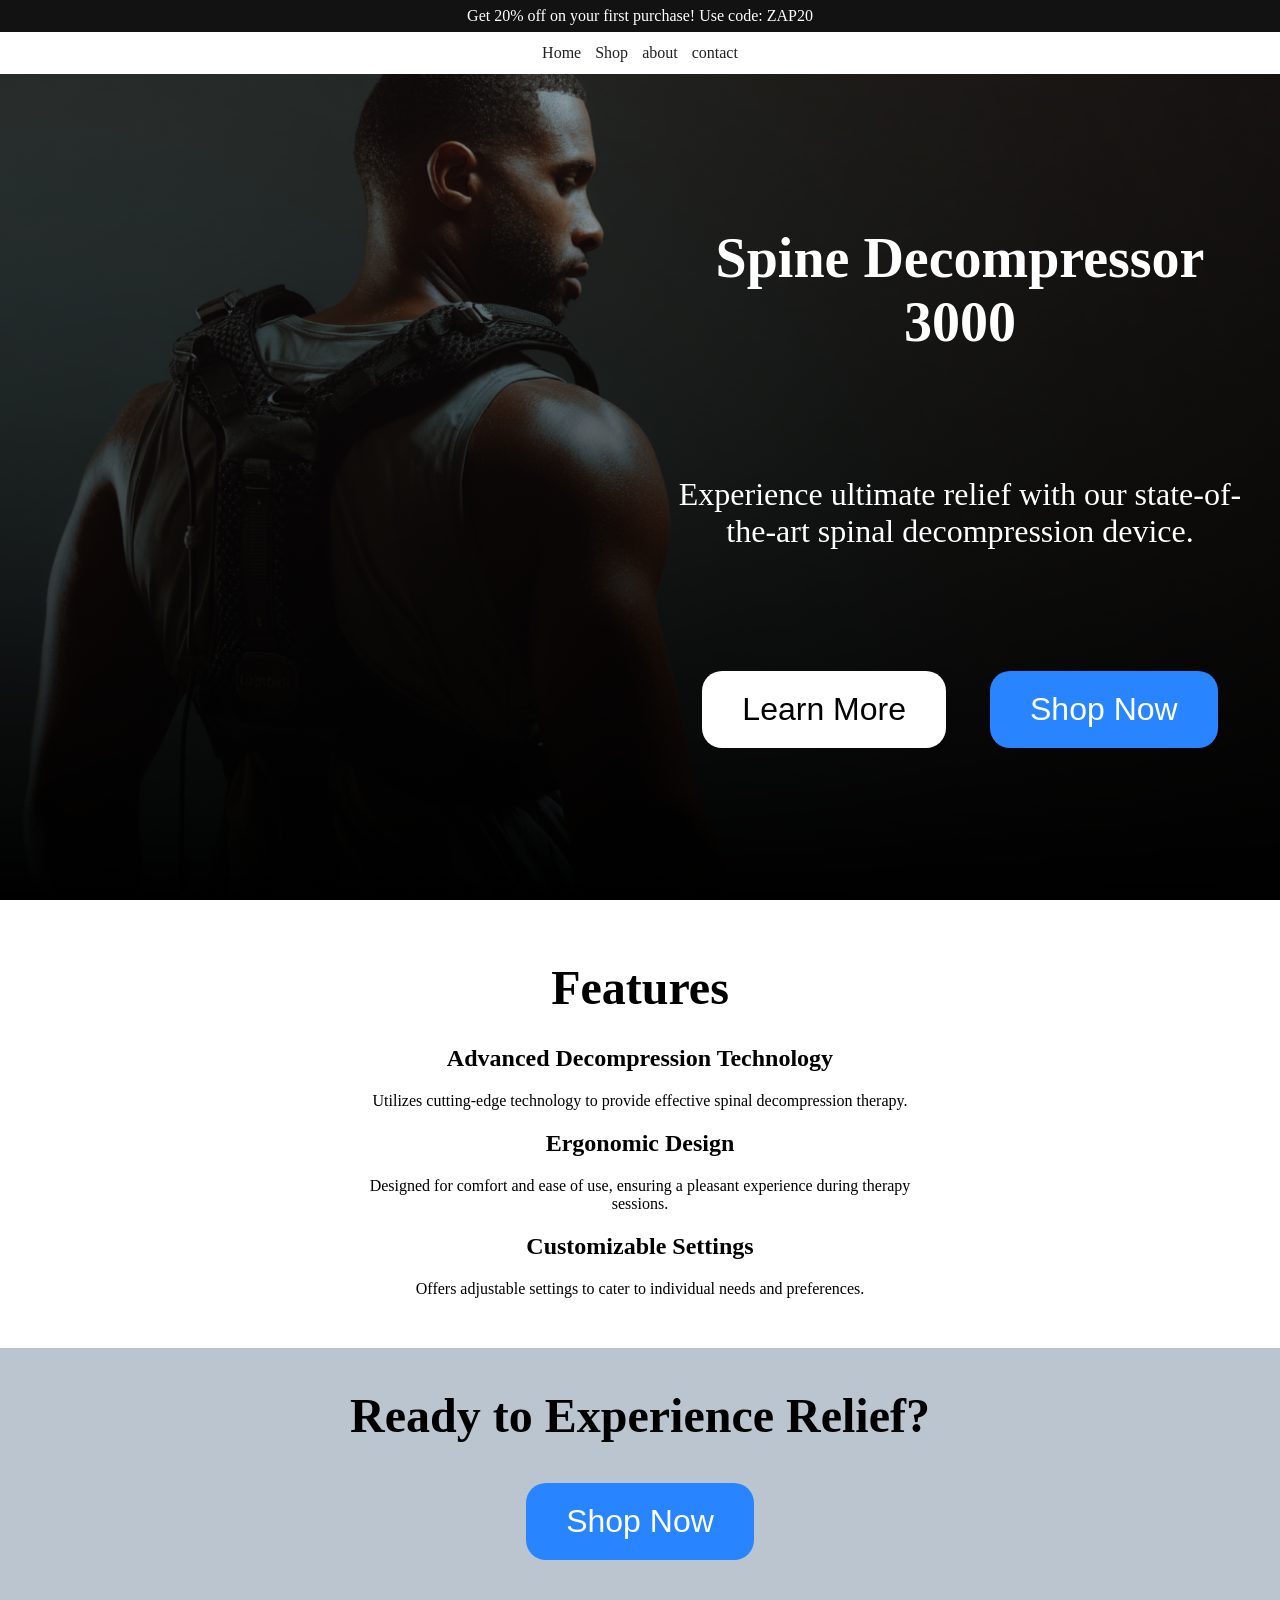
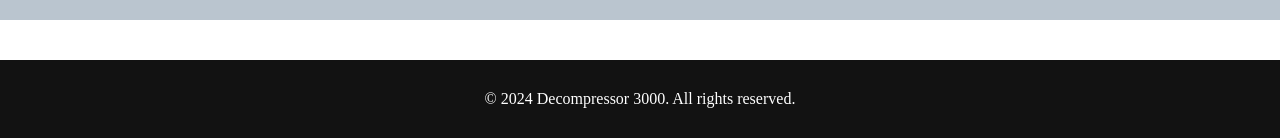
<file: Decompressor-3000/index.html>
<!DOCTYPE html>
<html lang="en">

<head>
    <meta charset="UTF-8">
    <meta name="viewport" content="width=device-width, initial-scale=1.0">
    <title>Decompressor 3000</title>
    <link rel="stylesheet" href="css/styles.css">
</head>

<body>
    <!--promo banner-->
    <div class="promo-bar">
        <p>Get 20% off on your first purchase! Use code: ZAP20</p>
    </div>
    <!-- navigation bar  -->
    <header>
        <nav>
            <ul>
                <li>
                    <a href="index.html">
                        Home
                    </a>
                </li>
                <li>
                    <a href="shop.html">
                        Shop
                    </a>
                </li>
                <li>
                    <a href="about.html">
                        about
                    </a>
                </li>
                <li>
                    <a href="contact.html">
                        contact
                    </a>
                </li>
            </ul>
        </nav>
    </header>
    <!-- hero section -->
    <section class="hero-section">
        <div></div>
        <div class="hero-text">
            <h1>Spine Decompressor 3000</h1>
            <p>
                Experience ultimate relief with our state-of-the-art spinal decompression device.
            </p>
            <div><button class="learn-more-btn">Learn More</button>
                <button class="shop-now-btn">Shop Now</button>
            </div>

        </div>

    </section>

    <!-- features section -->
    <section class="features-section">
        <h2>Features</h2>
        <div class="feature">
            <h3>Advanced Decompression Technology</h3>
            <p>Utilizes cutting-edge technology to provide effective spinal decompression therapy.</p>
        </div>
        <div class="feature">
            <h3>Ergonomic Design</h3>
            <p>Designed for comfort and ease of use, ensuring a pleasant experience during therapy sessions.</p>
        </div>
        <div class="feature">
            <h3>Customizable Settings</h3>
            <p>Offers adjustable settings to cater to individual needs and preferences.</p>
        </div>
    </section>
    <!-- call to action section -->
    <section class="cta-section">
        <h2>Ready to Experience Relief?</h2>
        <button class="shop-now-btn">Shop Now</button>
    </section>
    <!-- footer section -->
    <footer>
        <p>&copy; 2024 Decompressor 3000. All rights reserved.</p>
    </footer>

</body>

</html>
</file>
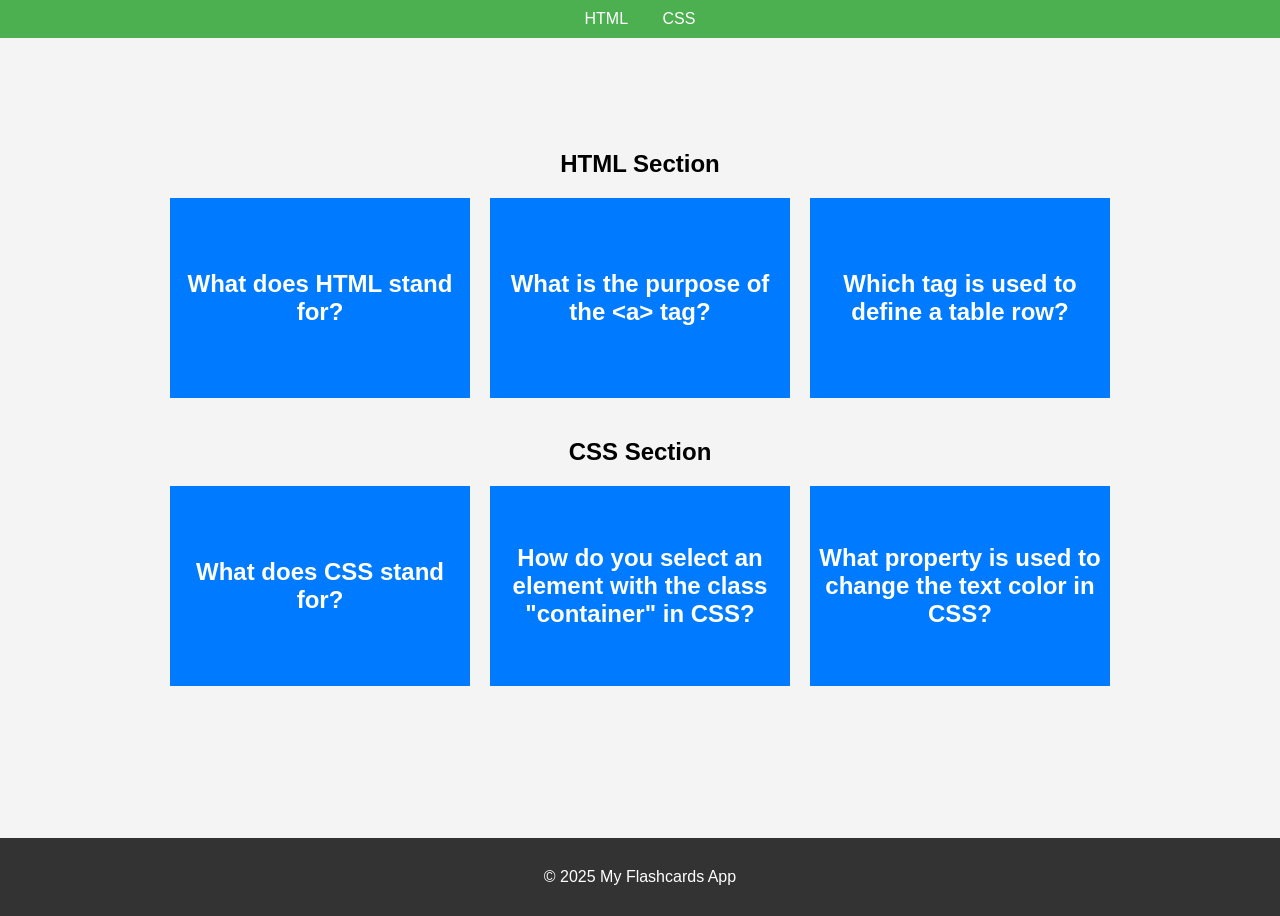
<file: flashcards/index.html>
<!DOCTYPE html>
<html lang="en">

<head>
    <meta charset="UTF-8">
    <meta name="viewport" content="width=device-width, initial-scale=1.0">
    <title>HTML/CSS Flashcards</title>
    <link rel="stylesheet" href="styles.css">
</head>

<body>

    <header>
        <nav>
            <ul>
                <li><a href="#htmlSection">HTML</a></li>
                <li><a href="#cssSection">CSS</a></li>
            </ul>
        </nav>
    </header>
    <main>
        <section id="htmlSection">
            <h1>HTML Section</h1>
            <div class="flashcards">
                <div class="flashcard">
                    <div class="front">
                        <h2>What does HTML stand for?</h2>
                    </div>
                    <div class="back">
                        <p>HyperText Markup Language</p>
                    </div>
                </div>
                <div class="flashcard">
                    <div class="front">
                        <h2>What is the purpose of the &lt;a&gt; tag?</h2>
                    </div>
                    <div class="back">
                        <p>To create hyperlinks</p>
                    </div>
                </div>
                <div class="flashcard">
                    <div class="front">
                        <h2>Which tag is used to define a table row?</h2>
                    </div>
                    <div class="back">
                        <p>&lt;tr&gt;</p>
                    </div>
                </div>
            </div>
        </section>
        <section id="cssSection">
            <h1>CSS Section</h1>
            <div class="flashcards">
                <div class="flashcard">
                    <div class="front">
                        <h2>What does CSS stand for?</h2>
                    </div>
                    <div class="back">
                        <p>Cascading Style Sheets</p>
                    </div>
                </div>
                <div class="flashcard">
                    <div class="front">
                        <h2>How do you select an element with the class "container" in CSS?</h2>
                    </div>
                    <div class="back">
                        <p>.container { /* styles here */ }</p>
                    </div>
                </div>
                <div class="flashcard">
                    <div class="front">
                        <h2>What property is used to change the text color in CSS?</h2>
                    </div>
                    <div class="back">
                        <p>color</p>
                    </div>
                </div>
        </section>
    </main>
    <footer>
        <p>&copy; 2025 My Flashcards App</p>
    </footer>

</body>

<script>
    document.querySelectorAll('.flashcard').forEach(card => {
        card.addEventListener('click', () => {
            card.classList.toggle('flipped');
        });
    });
</script>

</html>
</file>
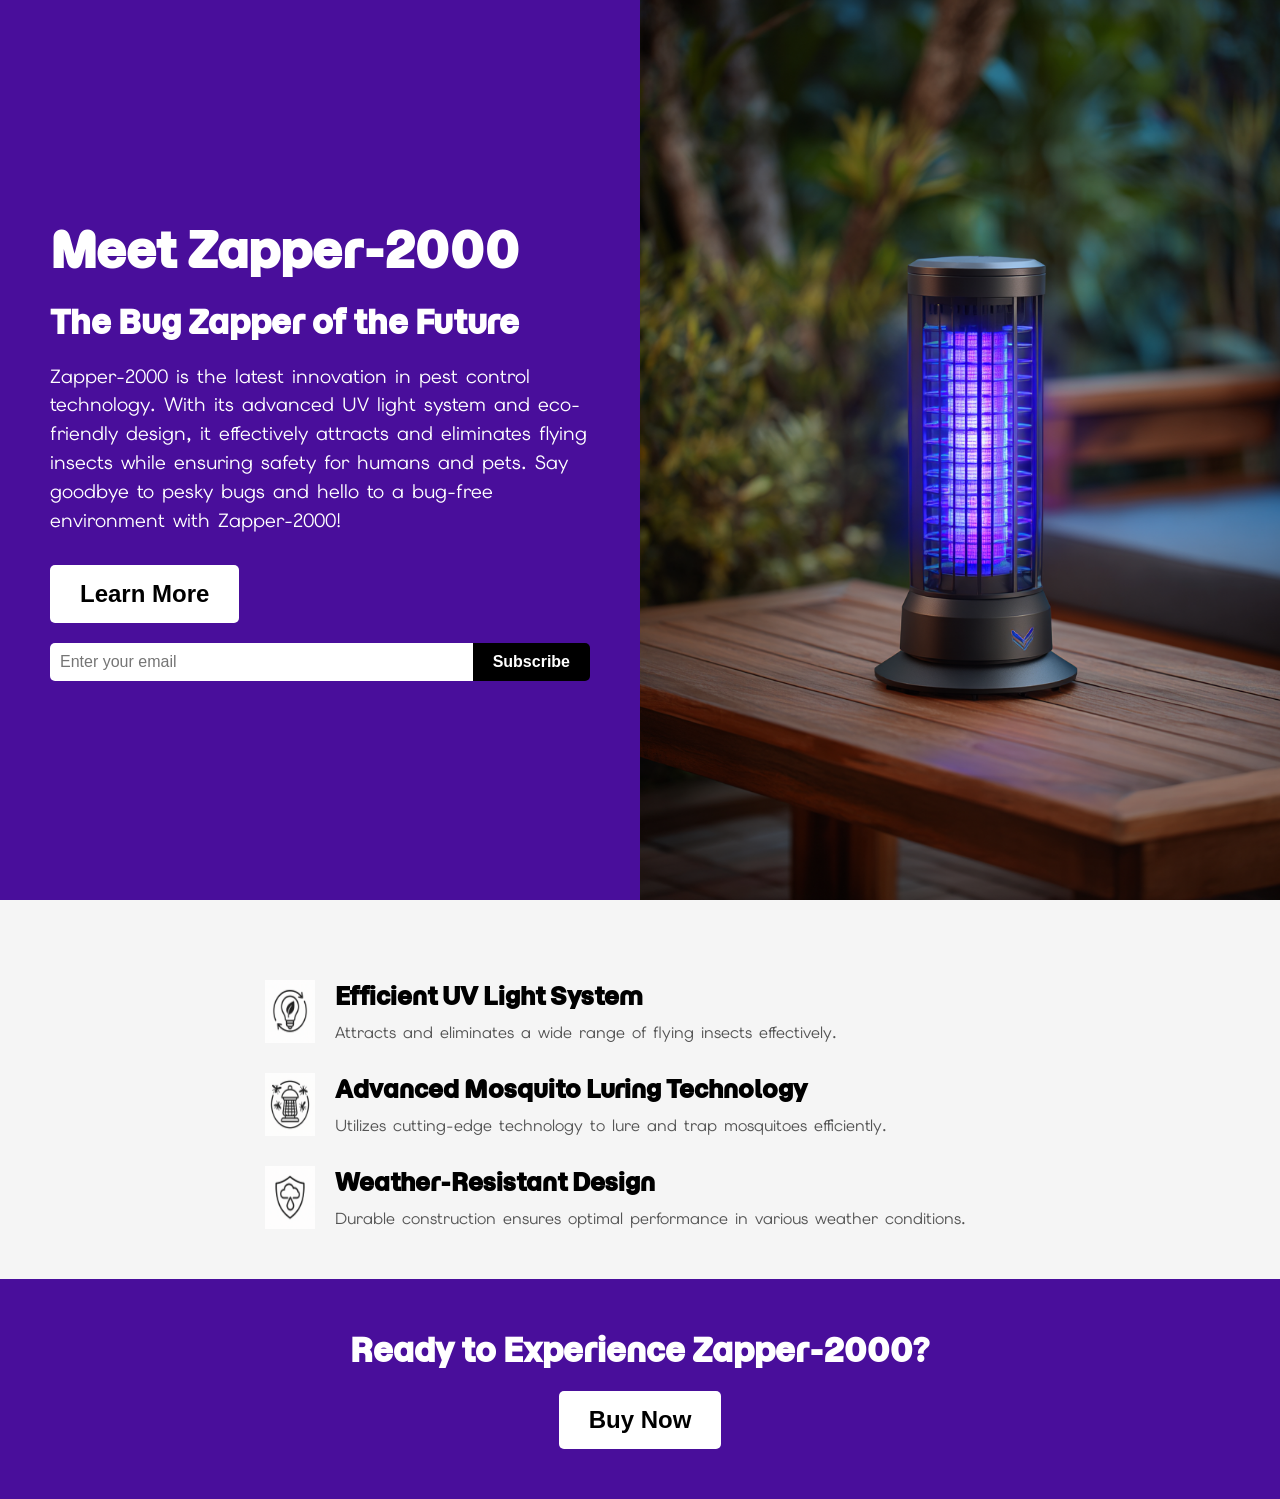
<file: Lander-2000/index.html>
<!DOCTYPE html>
<html lang="en">

<head>
    <meta charset="UTF-8">
    <meta name="viewport" content="width=device-width, initial-scale=1.0">
    <title>Zapper-2000</title>
    <style>
        @import url('https://fonts.googleapis.com/css2?family=Elms+Sans:ital,wght@0,100..900;1,100..900&family=Momo+Trust+Display&display=swap');
        /* font-family: "Elms Sans", sans-serif; */
        /* font-family: "Momo Trust Display", sans-serif; */

        * {
            margin: 0;
            padding: 0;
            box-sizing: border-box;
        }

        body {
            font-family: "Elms Sans", sans-serif;
        }

        h1,
        h2,
        h3,
        h4,
        h5,
        h6 {
            font-family: "Momo Trust Display", sans-serif;
        }

        .hero {
            display: grid;
            grid-template-columns: 1fr 1fr;
            justify-content: space-between;
            align-items: center;
            background-color: #490e9b;
            color: #fff;
            height: 100svh;

            .left {
                padding: 50px;

                .text-content {
                    max-width: 600px;
                    margin: auto;
                }

                h1 {
                    font-size: 3em;
                    margin-bottom: 20px;
                }

                h2 {
                    font-size: 2em;
                    margin-bottom: 20px;
                }

                p {
                    font-size: 1.2em;
                    margin-bottom: 30px;
                    line-height: 1.5;
                }

                button {
                    background-color: #fff;
                    color: #000;
                    border: none;
                    padding: 15px 30px;
                    font-size: 1.5em;
                    cursor: pointer;
                    border-radius: 5px;
                    transition: background-color 0.3s ease;

                    a {
                        text-decoration: none;
                        color: #000;
                        font-weight: bold;
                    }

                    &:hover {
                        background-color: #ffea00;
                    }
                }

                form {
                    margin-top: 20px;
                    display: flex;

                    input[type="email"] {
                        flex: 1;
                        padding: 10px;
                        font-size: 1em;
                        border: none;
                        border-radius: 5px 0 0 5px;
                    }

                    button[type="submit"] {
                        background-color: #000;
                        color: #fff;
                        border: none;
                        padding: 10px 20px;
                        font-size: 1em;
                        cursor: pointer;
                        border-radius: 0 5px 5px 0;
                        font-weight: bold;

                        &:hover {
                            background-color: #001d6b;
                        }
                    }
                }
            }

            .right {
                width: 100%;
                height: 100%;
                overflow: hidden;

                img {
                    max-width: 100%;
                    width: 100%;
                    height: 100%;
                    object-fit: cover;
                    object-position: center;
                }
            }
        }

        .features {
            padding: 50px;
            background-color: #f5f5f5;

            .feature-item {
                display: flex;
                max-width: 750px;

                margin: 30px auto 0;

                img {
                    margin-right: 20px;
                }

                .feature-text {
                    h3 {
                        font-size: 1.5em;
                        margin-bottom: 10px;
                    }

                    p {
                        font-size: 1em;
                        color: #555;
                    }
                }
            }
        }

        .cta {
            text-align: center;
            padding: 50px;
            background-color: #490e9b;
            color: #fff;

            h2 {
                font-size: 2em;
                margin-bottom: 20px;
            }

            button {
                background-color: #fff;
                color: #000;
                border: none;
                padding: 15px 30px;
                font-size: 1.5em;
                cursor: pointer;
                border-radius: 5px;
                transition: background-color 0.3s ease;

                &:hover {
                    background-color: #ffea00;
                }

                a {
                    text-decoration: none;
                    color: #000;
                    font-weight: bold;
                }
            }
        }
    </style>
</head>

<body>
    <section class="hero">
        <div class="left">
            <div class="text-content">
                <h1>Meet Zapper-2000</h1>
                <h2>The Bug Zapper of the Future</h2>
                <p>
                    Zapper-2000 is the latest innovation in pest control technology. With its advanced UV light system
                    and
                    eco-friendly design, it effectively attracts and eliminates flying insects while ensuring safety for
                    humans
                    and
                    pets. Say goodbye to pesky bugs and hello to a bug-free environment with Zapper-2000!
                </p>
                <button>
                    <a href="../Lander-2000/index.html">Learn More</a>
                </button>
                <form>
                    <input type="email" placeholder="Enter your email">
                    <button type="submit">Subscribe</button>
                </form>
            </div>
        </div>
        <div class="right">
            <img width="600px" src="images/zapper-hero-image.png" alt="Zapper-2000 Image">
        </div>
    </section>
    <section class="features">
        <!-- Features content goes here -->
        <div class="feature-item">
            <img src="../zapper-2000/images/efficient.png" alt="Efficient Icon" width="50px">
            <div class="feature-text">
                <h3>Efficient UV Light System</h3>
                <p>Attracts and eliminates a wide range of flying insects effectively.</p>
            </div>

        </div>
        <div class="feature-item">
            <img src="../zapper-2000/images/lure.png" alt="Advanced Tech Icon" width="50px">
            <div class="feature-text">
                <h3>Advanced Mosquito Luring Technology</h3>
                <p>Utilizes cutting-edge technology to lure and trap mosquitoes efficiently.</p>
            </div>
        </div>
        <div class="feature-item">
            <img src="../zapper-2000/images/weather.png" alt="Weather Icon" width="50px">

            <div class="feature-text">
                <h3>Weather-Resistant Design</h3>
                <p>Durable construction ensures optimal performance in various weather conditions.</p>
            </div>

        </div>
    </section>
    <section class="cta">
        <h2>Ready to Experience Zapper-2000?</h2>
        <button>
            <a href="../Lander-2000/index.html">Buy
                Now</a>
        </button>

    </section>
</body>

</html>
</file>
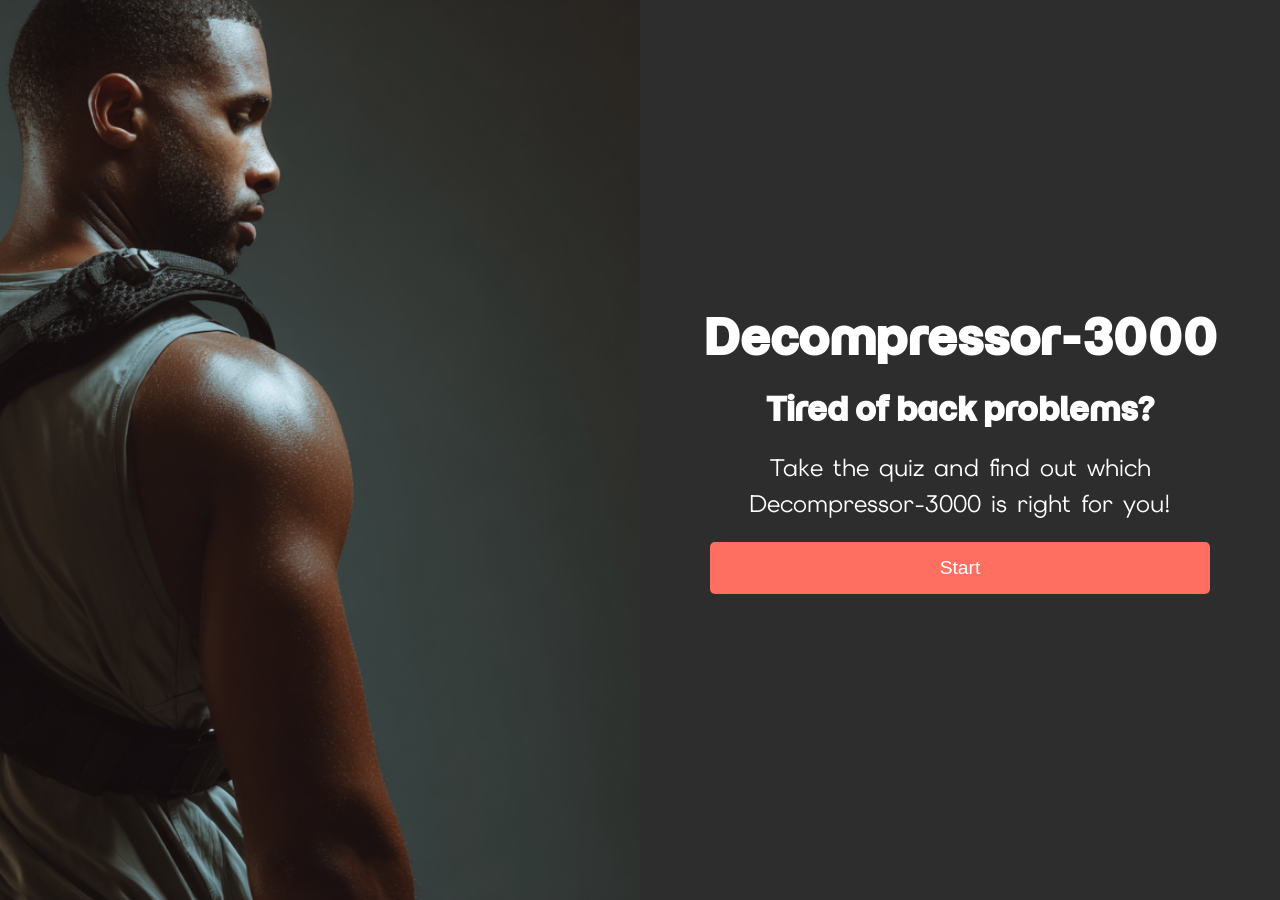
<file: Lander-3000/index.html>
<!DOCTYPE html>
<html lang="en">

<head>
    <meta charset="UTF-8">
    <meta name="viewport" content="width=device-width, initial-scale=1.0">
    <title>Decompressor-3000</title>
    <link type="text/css" rel="stylesheet" href="css/styles.css">
</head>

<body>
    <section class="hero">
        <div class="left">
            <img src="../Decompressor-3000/images/decompressor.png" alt="Decompressor-3000 Image" width="80%">
        </div>
        <div class="right">
            <div class="text-content">
                <h1>Decompressor-3000</h1>
                <h2>Tired of back problems?</h2>
                <p>
                    Take the quiz and find out which <span style="display: inline-block;">Decompressor-3000</span> <span
                        style="display: inline-block;">is
                        right for you!</span>
                </p>
                <button id="start-quiz-btn">
                    Start
                </button>
            </div>
            <div class="quiz-container">

                <div class="counter">
                    Question <span id="current-question">1</span> of <span id="total-questions">5</span>
                </div>

                <!-- Quiz content will go here -->
                <div class="card">
                    <h2 id="question"></h2>
                    <ul id="answers">
                    </ul>
                </div>
            </div>
        </div>
    </section>
    <script src="js/quiz.js">
    </script>
</body>

</html>
</file>
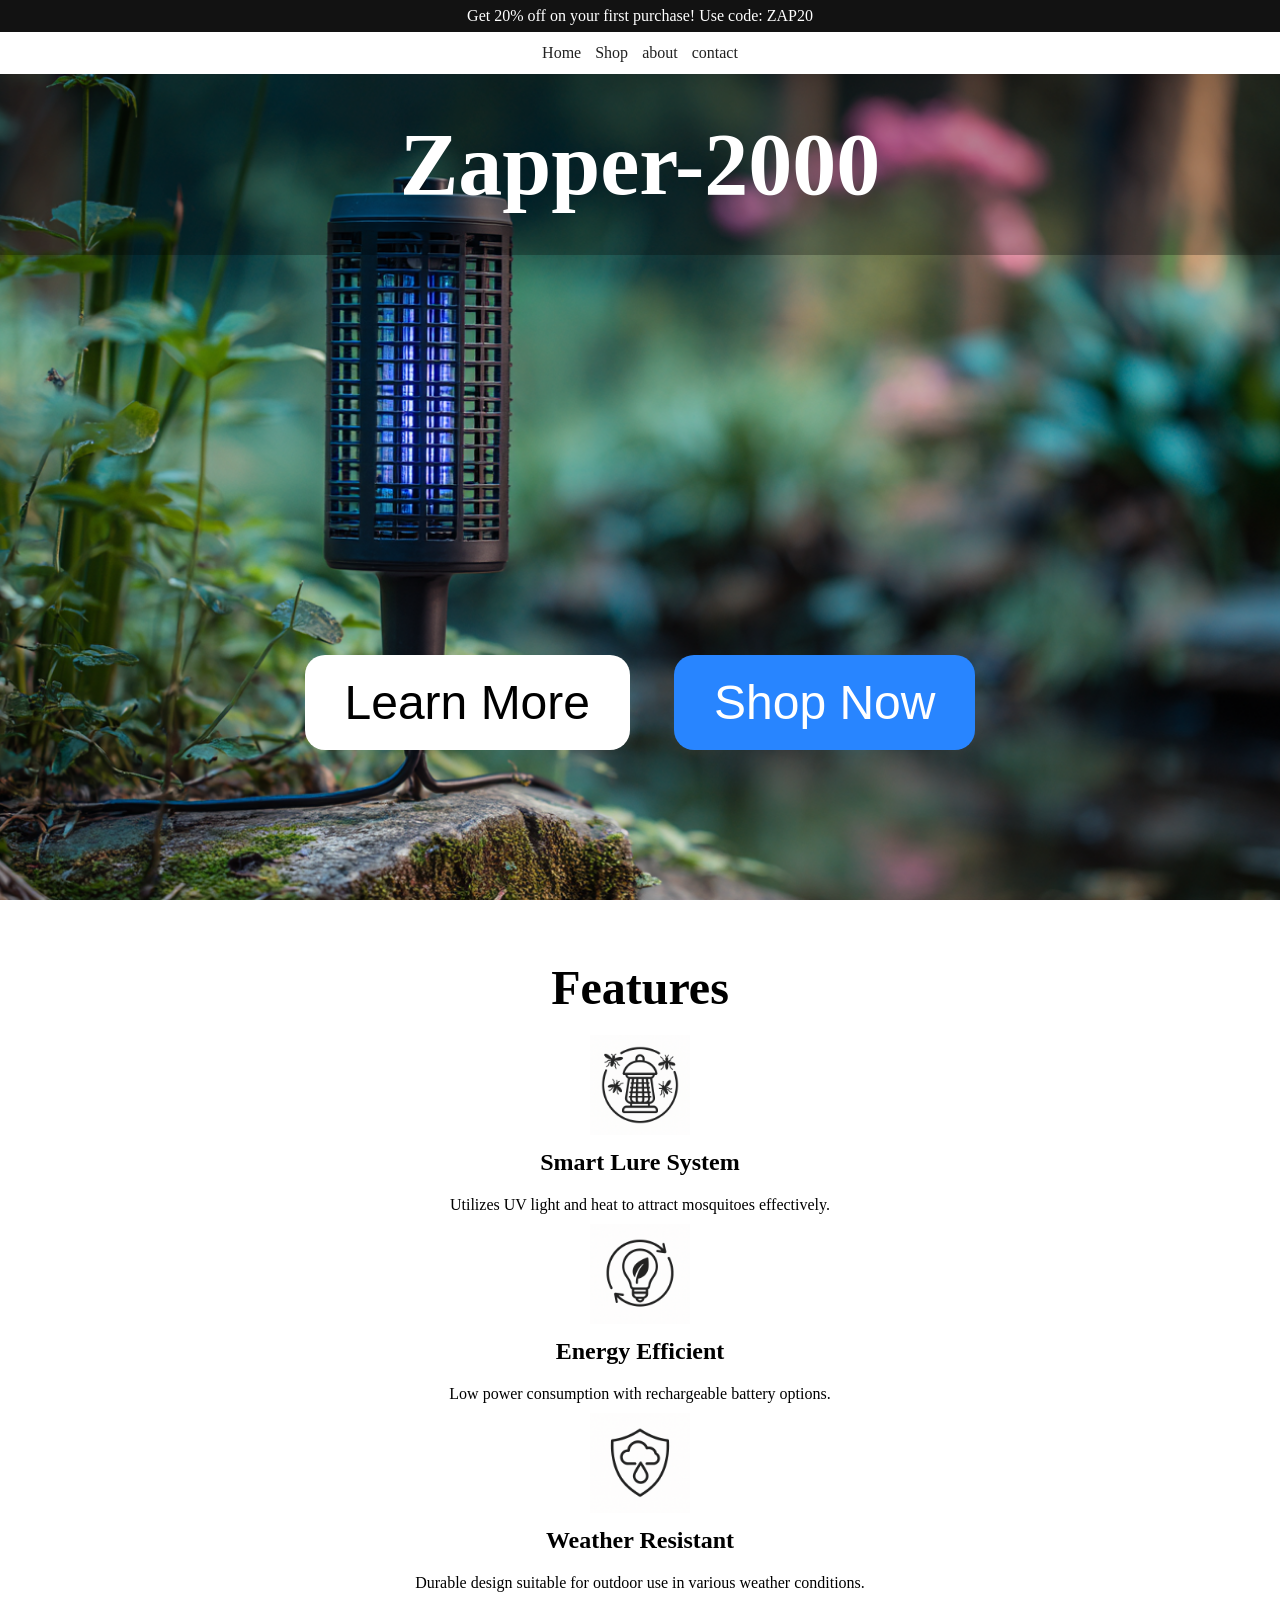
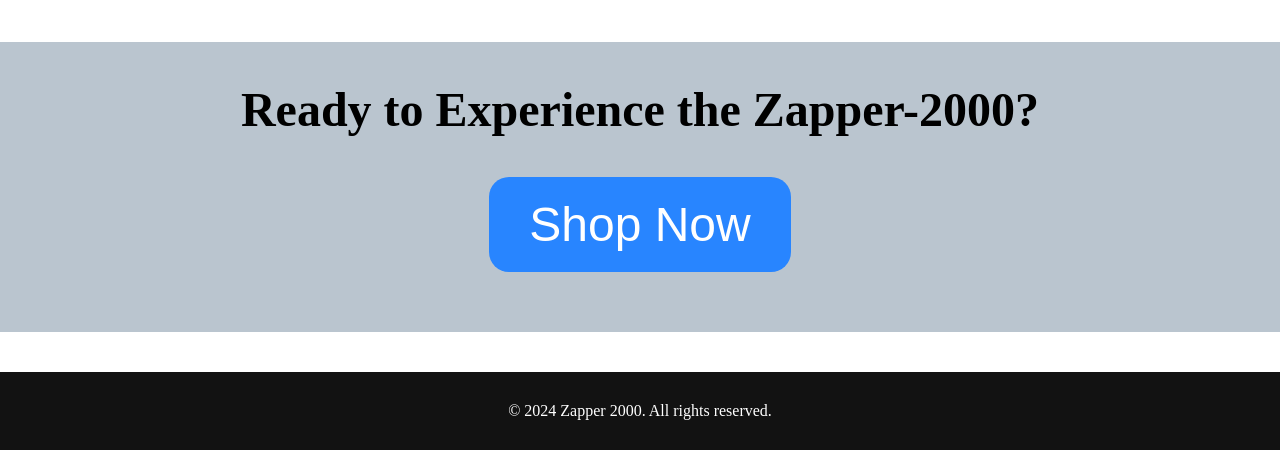
<file: zapper-2000/index.html>
<!DOCTYPE html>
<html lang="en">

<head>
    <meta charset="UTF-8">
    <meta name="viewport" content="width=device-width, initial-scale=1.0">
    <title>Zapper 2000</title>
    <style>
        * {
            margin: 0;
            padding: 0;
            box-sizing: border-box;
        }

        button {
            padding: 20px 40px;
            border: none;
            margin: 400px 20px 20px 20px;
            font-size: 3em;
            border-radius: 20px;
            cursor: pointer;

            &.learn-more-btn {
                background-color: #fff;

                &:hover {
                    background-color: rgb(255, 238, 171);
                }
            }

            &.shop-now-btn {
                background-color: rgb(40, 133, 255);
                color: #fff;

                &:hover {
                    background-color: rgb(0, 76, 255);
                }
            }
        }

        .promo-bar {
            background: #121212;
            color: #fff;
            padding: 7px;
            text-align: center;
        }

        header {
            nav {
                ul {
                    list-style-type: none;
                    text-align: center;
                    padding: 10px 0;


                    li {
                        display: inline-block;
                        padding: 2px 5px;

                        a {
                            text-decoration: none;
                            color: #222
                        }
                    }
                }
            }
        }

        .hero-section {
            background: url(images/skeeterzapper.png);
            background-color: red;
            background-size: cover;
            background-repeat: no-repeat;
            background-position: center;
            min-height: calc(100vh - (32px + 42px));
            text-align: center;

            h1 {
                font-size: 5.5rem;
                padding: 40px;
                color: #fff;
                background-color: rgba(0, 0, 0, 0.278);
            }
        }

        .features-section {
            text-align: center;
            padding: 40px;

            h2 {
                font-size: 3em;
                padding: 20px;
            }

            div {
                width: 600px;
                max-width: 100%;
                margin: auto;

                h3 {
                    font-size: 1.5em;
                    padding: 10px;
                }

                p {
                    padding: 10px;
                }
            }
        }

        .cta-section {
            text-align: center;
            padding: 40px;
            background-color: #bac5cf;

            h2 {
                font-size: 3em;
            }

            button.shop-now-btn {
                margin-top: 40px;
            }
        }

        footer {
            margin-top: 40px;
            background: #121212;
            color: #fff;
            text-align: center;
            padding: 30px;

        }
    </style>
</head>

<body>
    <!--promo banner-->
    <div class="promo-bar">
        <p>Get 20% off on your first purchase! Use code: ZAP20</p>
    </div>
    <!-- navigation bar  -->
    <header>
        <nav>
            <ul>
                <li>
                    <a href="index.html">
                        Home
                    </a>
                </li>
                <li>
                    <a href="shop.html">
                        Shop
                    </a>
                </li>
                <li>
                    <a href="about.html">
                        about
                    </a>
                </li>
                <li>
                    <a href="contact.html">
                        contact
                    </a>
                </li>
            </ul>
        </nav>
    </header>
    <!-- hero section -->
    <section class="hero-section">
        <h1>Zapper-2000</h1>
        <button class="learn-more-btn">Learn More</button>
        <button class="shop-now-btn">Shop Now</button>
    </section>

    <!-- features section -->
    <section class="features-section">
        <h2>Features</h2>
        <div class="feature">
            <img src="images/lure.png" width="100px" alt="fishing lure image">
            <h3>Smart Lure System</h3>
            <p>
                Utilizes UV light and heat to attract mosquitoes effectively.
            </p>
        </div>
        <div class="feature">
            <img src="./images/efficient.png" width="100px" alt="energy efficient image">
            <h3>Energy Efficient</h3>
            <p>
                Low power consumption with rechargeable battery options.
            </p>
        </div>
        <div class="feature">
            <img src="./images/weather.png" width="100px" alt="weather resistant image">
            <h3>Weather Resistant</h3>
            <p>
                Durable design suitable for outdoor use in various weather conditions.
            </p>
        </div>
    </section>
    <!-- call to action section -->
    <section class="cta-section">
        <h2>Ready to Experience the Zapper-2000?</h2>
        <button class="shop-now-btn">Shop Now</button>
    </section>
    <!-- footer section -->
    <footer>
        <p>&copy; 2024 Zapper 2000. All rights reserved.</p>
    </footer>

</body>

</html>
</file>
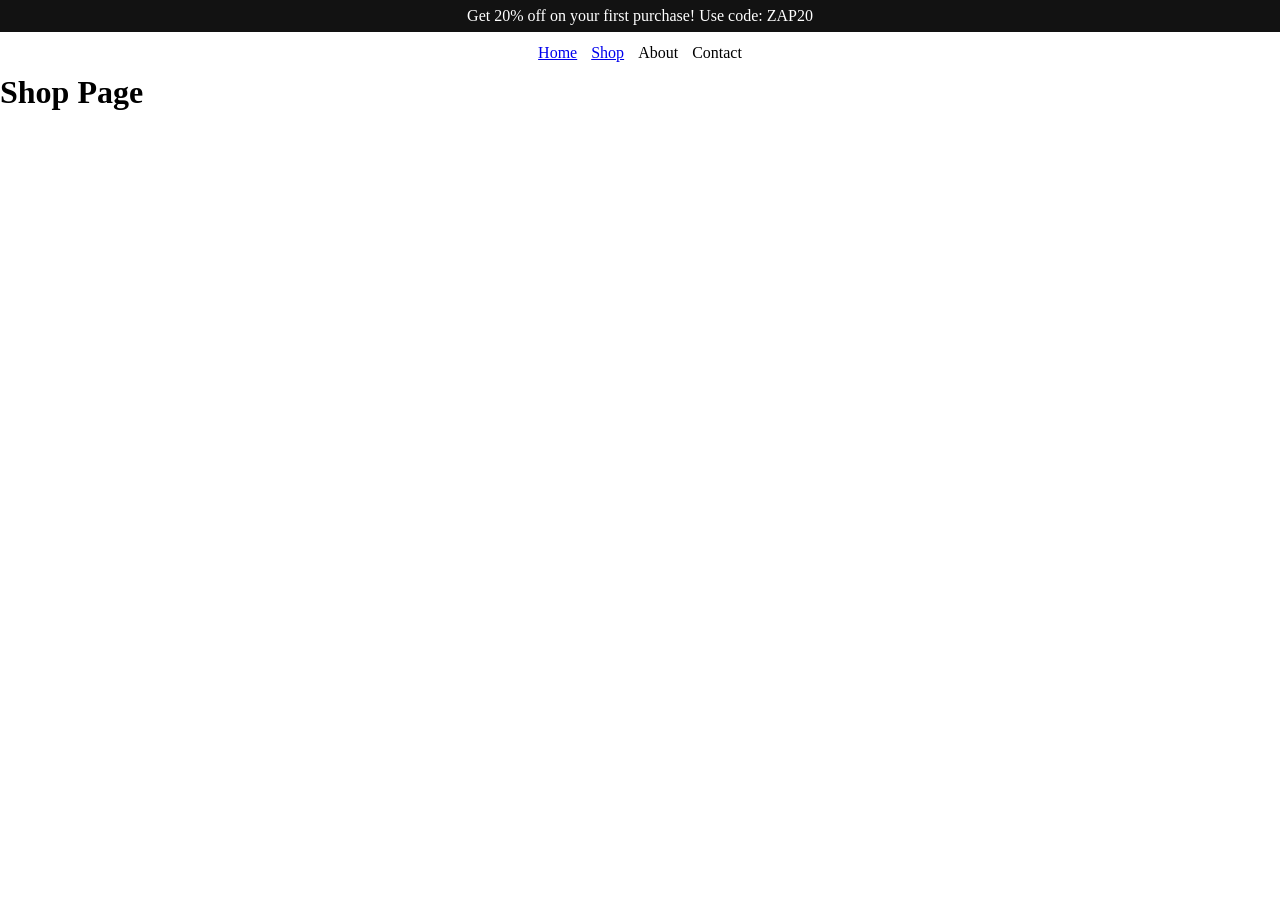
<file: Decompressor-3000/shop.html>
<!DOCTYPE html>
<html lang="en">

<head>
    <meta charset="UTF-8">
    <meta name="viewport" content="width=device-width, initial-scale=1.0">
    <title>Zapper 2000</title>

    <style>
        * {
            margin: 0;
            /* padding: 0; */
            box-sizing: border-box;
        }

        .promo-bar {
            background: #121212;
            color: #fff;
            padding: 7px;
            text-align: center;
        }

        header {
            nav {
                ul {
                    list-style-type: none;
                    text-align: center;
                    padding: 10px 0;


                    li {
                        display: inline-block;
                        padding: 2px 5px;
                    }
                }
            }
        }
    </style>

</head>

<body>
    <!--promo banner-->
    <div class="promo-bar">
        <p>Get 20% off on your first purchase! Use code: ZAP20</p>
    </div>
    <!-- navigation bar  -->
    <header>
        <nav>
            <ul>
                <li>
                    <a href="index.html">
                        Home
                    </a>
                </li>
                <li>
                    <a href="shop.html">
                        Shop
                    </a>
                </li>
                <li>About</li>
                <li>Contact</li>
            </ul>
        </nav>
    </header>
    <h1>Shop Page</h1>
    <!-- hero section -->
    <!-- Title, Image, CTA button -->
    <!-- features section -->
    <!-- Feature 1 -->
    <!-- Feature 2 -->
    <!-- Feature 3 -->
    <!-- about section -->
    <!-- Company Info, Mission Statement -->
    <!-- call to action section -->
    <!-- Sign Up Button, Contact Info -->
    <!-- footer section -->

</body>

</html>
</file>
<file: Decompressor-3000/css/styles.css>
* {
    margin: 0;
    padding: 0;
    box-sizing: border-box;
}

button {
    padding: 20px 40px;
    border: none;
    margin: 20px;
    font-size: 2em;
    border-radius: 20px;
    cursor: pointer;

    &.learn-more-btn {
        background-color: #fff;

        &:hover {
            background-color: rgb(255, 238, 171);
        }
    }

    &.shop-now-btn {
        background-color: rgb(40, 133, 255);
        color: #fff;

        &:hover {
            background-color: rgb(0, 76, 255);
        }
    }
}

.promo-bar {
    background: #121212;
    color: #fff;
    padding: 7px;
    text-align: center;
}

header {
    nav {
        ul {
            list-style-type: none;
            text-align: center;
            padding: 10px 0;


            li {
                display: inline-block;
                padding: 2px 5px;

                a {
                    text-decoration: none;
                    color: #222
                }
            }
        }
    }
}

.hero-section {
    background: linear-gradient(rgba(0, 0, 0, 0.3), rgba(0, 0, 0, 1)), url(../images/decompressor.png);
    background-color: red;
    background-size: cover;
    background-repeat: no-repeat;
    background-position: center;
    min-height: calc(100vh - (32px + 42px));
    text-align: center;
    display: grid;
    grid-template-columns: 1fr 1fr;
    justify-content: center;
    align-items: center;

    @media screen and (max-width: 768px) {
        grid-template-columns: 1fr;
        min-height: auto;
    }

    .hero-text {
        height: 100%;
        display: flex;
        flex-direction: column;
        justify-content: space-evenly;
        padding: 30px;

        p {
            font-size: 2rem;
            color: #fff;

            @media screen and (max-width: 768px) {
                font-size: 1.5rem;
            }
        }

        h1 {
            font-size: 3.5rem;
            padding: 20px;
            color: #fff;

            @media screen and (max-width: 768px) {
                font-size: 2.5rem;
            }
        }
    }


}

.features-section {
    text-align: center;
    padding: 40px;

    h2 {
        font-size: 3em;
        padding: 20px;
    }

    div {
        width: 600px;
        max-width: 100%;
        margin: auto;

        h3 {
            font-size: 1.5em;
            padding: 10px;
        }

        p {
            padding: 10px;
        }
    }
}

.cta-section {
    text-align: center;
    padding: 40px;
    background-color: #bac5cf;

    h2 {
        font-size: 3em;
    }

    button.shop-now-btn {
        margin-top: 40px;
    }
}

footer {
    margin-top: 40px;
    background: #121212;
    color: #fff;
    text-align: center;
    padding: 30px;

}
</file>
<file: flashcards/styles.css>
* {
    box-sizing: border-box;
    font-family: Arial, sans-serif;
    margin: 0;
    padding: 0;
}

header {
    background-color: #4CAF50;
    color: white;
    padding: 10px 0;
    text-align: center;

    nav {
        ul {
            list-style-type: none;

            li {
                display: inline-block;
                margin: 0 15px;

                a {
                    color: white;
                    text-decoration: none;

                    &:hover {
                        text-decoration: underline;
                    }
                }
            }
        }
    }
}

main {
    padding: 20px;
    min-height: calc(100vh - 100px);
    background-color: #f4f4f4;
    display: flex;
    flex-direction: column;
    align-items: center;
    justify-content: center;

    section {
        margin-bottom: 40px;
        height: 100%;

        h1 {
            margin-bottom: 20px;
            text-align: center;
        }

        .flashcards {
            display: flex;
            height: 100%;
            justify-content: center;
            align-items: center;
            gap: 20px;

            .flashcard {
                width: 300px;
                height: 200px;
                position: relative;
                color: #fff;

                .front,
                .back {
                    width: 100%;
                    height: 100%;
                    display: flex;
                    justify-content: center;
                    text-align: center;
                    align-items: center;
                    background-color: #007bff;
                    position: absolute;
                    top: 0;
                    left: 0;
                }

                .front {
                    z-index: 2;
                }

                &.flipped {
                    .front {
                        z-index: 1;
                    }

                    .back {
                        z-index: 2;
                    }
                }
            }
        }
    }


}

footer {
    background-color: #333;
    color: white;
    text-align: center;
    padding: 30px 0;
}
</file>
<file: Lander-3000/css/styles.css>
@import url('https://fonts.googleapis.com/css2?family=Elms+Sans:ital,wght@0,100..900;1,100..900&family=Momo+Trust+Display&display=swap');
/* font-family: "Elms Sans", sans-serif; */
/* font-family: "Momo Trust Display", sans-serif; */

* {
    margin: 0;
    padding: 0;
    box-sizing: border-box;
}

body {
    font-family: "Elms Sans", sans-serif;
}

h1,
h2,
h3,
h4,
h5,
h6 {
    font-family: "Momo Trust Display", sans-serif;
}

.hero {
    display: grid;
    grid-template-columns: 1fr 1fr;
    justify-content: space-between;
    align-items: center;
    background-color: #2d2d2d;
    color: #fff;
    height: 100svh;

    .left {
        height: 100%;
        overflow: hidden;

        img {
            width: 100%;
            height: 100%;
            object-fit: cover;
        }
    }

    .right {

        .text-content {
            max-width: 600px;
            margin: auto;
            text-align: center;

            &.hide {
                display: none;
            }
        }

        padding: 50px;

        h1 {
            font-size: 3em;
            margin-bottom: 20px;
        }

        h2 {
            font-size: 2em;
            margin-bottom: 20px;
        }

        p {
            font-size: 1.5em;
            line-height: 1.5;
            margin-bottom: 20px;
        }

        .quiz-container {
            display: none;
            max-width: 600px;
            margin: auto;
            background-color: #3d3d3d;
            padding: 20px;
            border-radius: 10px;

            .counter {
                color: #fff;
                font-size: 1.2em;
                margin-bottom: 15px;
                text-align: center;
            }

            .card {
                background-color: #4d4d4d;
                padding: 20px;
                border-radius: 10px;

                h2 {
                    margin-bottom: 15px;
                }

                ul {
                    list-style: none;

                    li {
                        background-color: #5d5d5d;
                        margin-bottom: 10px;
                        padding: 10px;
                        border-radius: 5px;
                        cursor: pointer;
                        transition: background-color 0.3s;

                        &:hover {
                            background-color: #7d7d7d;
                        }
                    }
                }
            }

            .product-recommendation {
                margin-top: 20px;
                padding: 15px;
                background-color: #6d6d6d;
                border-radius: 5px;

                h3 {
                    margin-bottom: 10px;
                    font-size: 1.5em;
                }

                img {
                    max-width: 100%;
                    border-radius: 5px;
                    margin-bottom: 10px;
                }

                p {
                    margin-bottom: 10px;
                }

                a {
                    background-color: #ff6f61;
                    color: #fff;
                    padding: 10px 15px;
                    text-decoration: none;
                    font-weight: bold;
                    border-radius: 5px;
                    font-size: 2em;
                    display: block;
                    text-align: center;
                    margin: 20px auto 0 auto;
                }
            }
        }

        button {
            width: 100%;
            max-width: 500px;
            display: block;
            margin: auto;
            padding: 15px 30px;
            font-size: 1.2em;
            background-color: #ff6f61;
            color: #fff;
            border: none;
            border-radius: 5px;
            cursor: pointer;
            transition: background-color 0.3s;

            a {
                text-decoration: none;
                color: #fff;
                font-weight: bold;
            }

            &:hover {
                background-color: #ff3b2e;
            }
        }
    }
}
</file>
